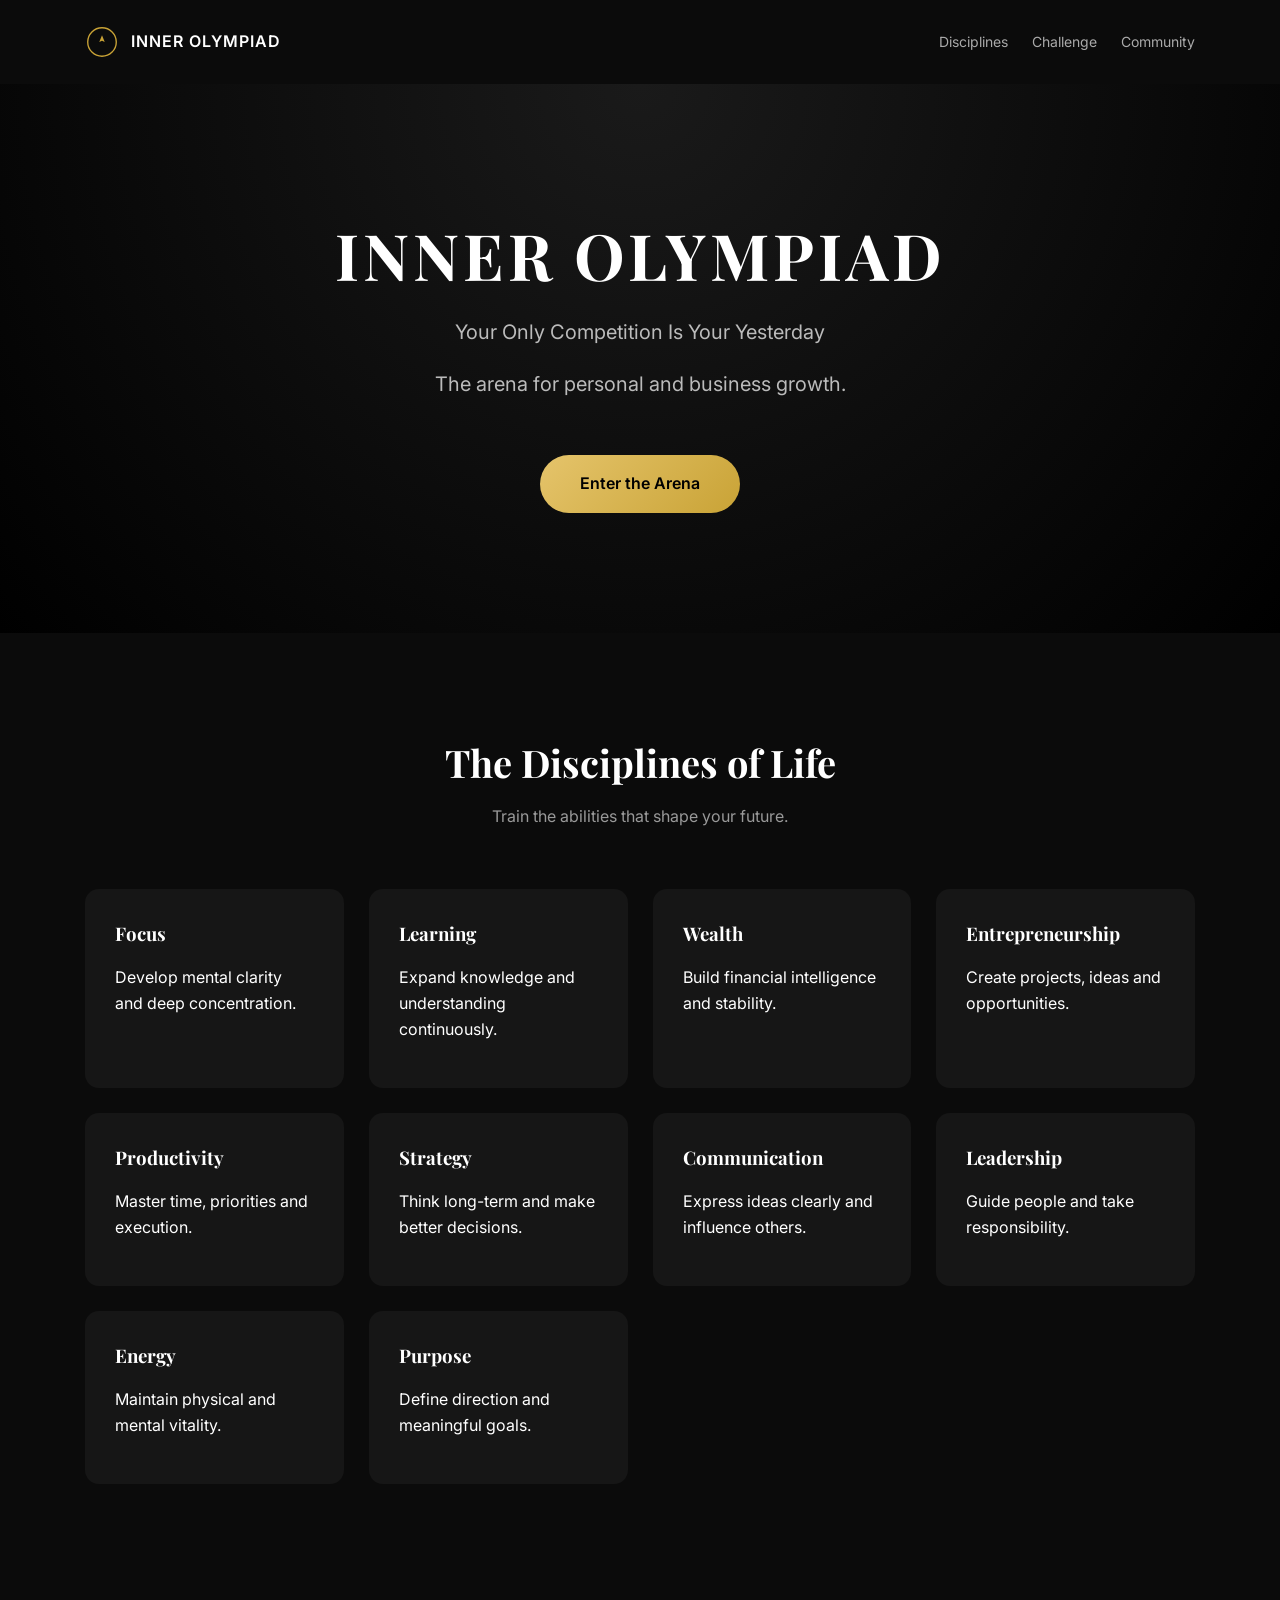
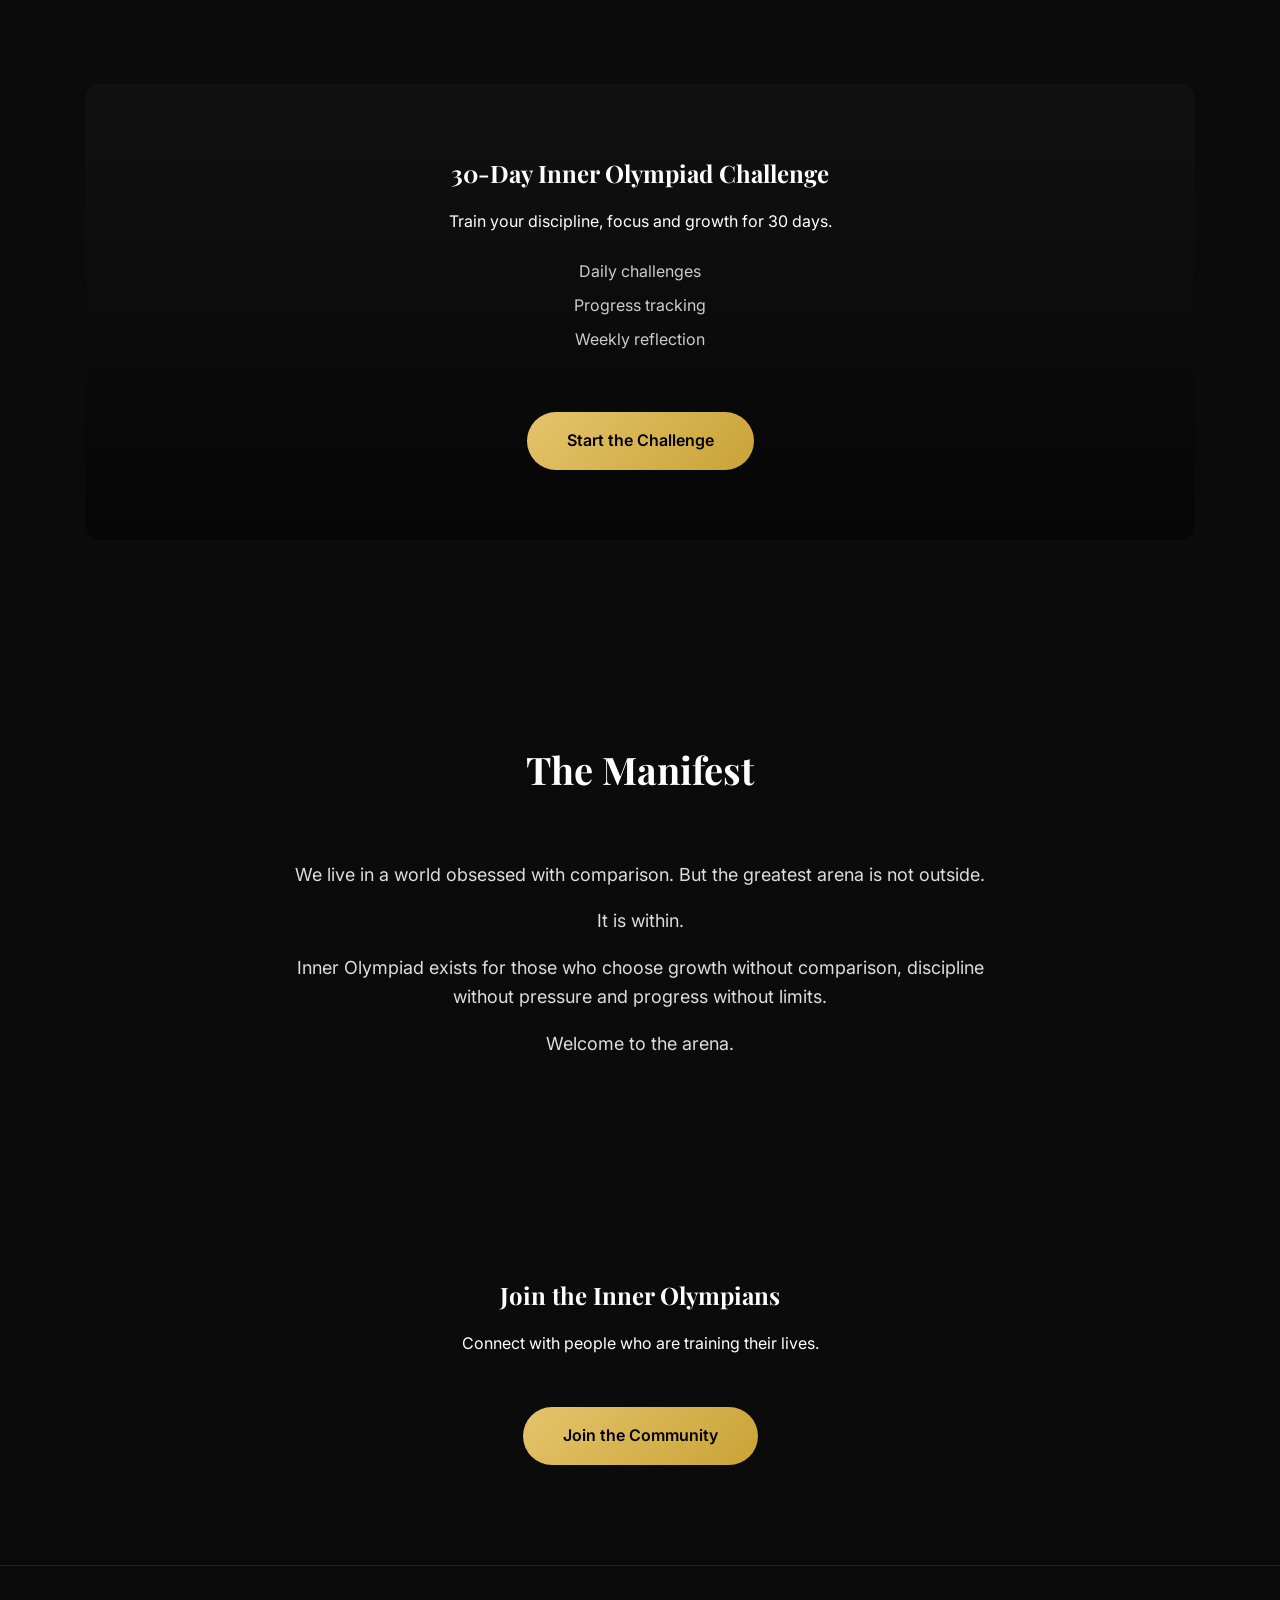
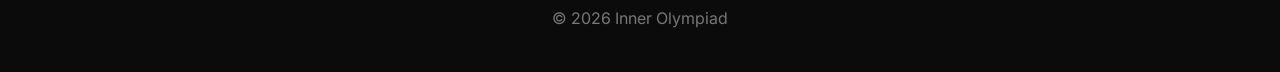
<file: index.html>
<!DOCTYPE html>
<html lang="en">
<head>
<meta charset="UTF-8">
<meta name="viewport" content="width=device-width, initial-scale=1.0">

<title>Inner Growth</title>

<link href="https://fonts.googleapis.com/css2?family=Playfair+Display:wght@600&family=Inter:wght@300;400;500;600&display=swap" rel="stylesheet">

<style>

*{
box-sizing:border-box;
}

body{
margin:0;
font-family:'Inter', sans-serif;
background:#0b0b0b;
color:white;
line-height:1.6;
}

h1,h2,h3{
font-family:'Playfair Display', serif;
margin:0;
}

.container{
max-width:1150px;
margin:auto;
padding:0 20px;
}

nav{
display:flex;
justify-content:space-between;
align-items:center;
padding:25px 0;
}

.logo{
display:flex;
align-items:center;
gap:12px;
font-weight:600;
letter-spacing:1px;
}

nav a{
color:#aaa;
text-decoration:none;
margin-left:20px;
font-size:14px;
}

nav a:hover{
color:white;
}

.hero{
text-align:center;
padding:120px 0;
background:radial-gradient(circle at top,#1a1a1a,#000);
}

.hero h1{
font-size:64px;
letter-spacing:4px;
}

.hero p{
color:#bbb;
font-size:20px;
margin-top:10px;
}

.button{
display:inline-block;
margin-top:35px;
padding:16px 40px;
background:linear-gradient(135deg,#e5c46b,#c9a336);
color:#000;
font-weight:600;
border-radius:30px;
text-decoration:none;
transition:.3s;
}

.button:hover{
transform:translateY(-3px);
box-shadow:0 12px 25px rgba(0,0,0,0.5);
}

section{
padding:100px 0;
}

.section-title{
text-align:center;
margin-bottom:60px;
}

.section-title h2{
font-size:38px;
}

.section-title p{
color:#999;
margin-top:10px;
}

.grid{
display:grid;
grid-template-columns:repeat(auto-fit,minmax(220px,1fr));
gap:25px;
}

.card{
background:#161616;
padding:30px;
border-radius:14px;
transition:.3s;
}

.card:hover{
transform:translateY(-6px);
background:#1f1f1f;
}

.challenge{
text-align:center;
padding:70px;
background:linear-gradient(180deg,#111,#060606);
border-radius:16px;
}

.challenge ul{
list-style:none;
padding:0;
margin:25px 0;
color:#ccc;
}

.challenge li{
margin:8px 0;
}

.manifest{
max-width:700px;
margin:auto;
text-align:center;
font-size:18px;
color:#ddd;
}

footer{
border-top:1px solid #222;
text-align:center;
padding:40px;
color:#777;
}

svg{
height:34px;
}

</style>
</head>

<body>

<div class="container">

<nav>

<div class="logo">

<svg viewBox="0 0 100 100">
<circle cx="50" cy="50" r="42" stroke="#c9a336" stroke-width="4" fill="none"/>
<path d="M50 30 L58 50 L50 46 L42 50 Z" fill="#c9a336"/>
</svg>

<span>INNER OLYMPIAD</span>

</div>

<div>
<a href="#">Disciplines</a>
<a href="#">Challenge</a>
<a href="#">Community</a>
</div>

</nav>

</div>


<section class="hero">

<div class="container">

<h1>INNER OLYMPIAD</h1>

<p>Your Only Competition Is Your Yesterday</p>

<p>The arena for personal and business growth.</p>

<a href="#" class="button">Enter the Arena</a>

</div>

</section>


<section>

<div class="container">

<div class="section-title">

<h2>The Disciplines of Life</h2>
<p>Train the abilities that shape your future.</p>

</div>

<div class="grid">

<div class="card">
<h3>Focus</h3>
<p>Develop mental clarity and deep concentration.</p>
</div>

<div class="card">
<h3>Learning</h3>
<p>Expand knowledge and understanding continuously.</p>
</div>

<div class="card">
<h3>Wealth</h3>
<p>Build financial intelligence and stability.</p>
</div>

<div class="card">
<h3>Entrepreneurship</h3>
<p>Create projects, ideas and opportunities.</p>
</div>

<div class="card">
<h3>Productivity</h3>
<p>Master time, priorities and execution.</p>
</div>

<div class="card">
<h3>Strategy</h3>
<p>Think long-term and make better decisions.</p>
</div>

<div class="card">
<h3>Communication</h3>
<p>Express ideas clearly and influence others.</p>
</div>

<div class="card">
<h3>Leadership</h3>
<p>Guide people and take responsibility.</p>
</div>

<div class="card">
<h3>Energy</h3>
<p>Maintain physical and mental vitality.</p>
</div>

<div class="card">
<h3>Purpose</h3>
<p>Define direction and meaningful goals.</p>
</div>

</div>

</div>

</section>


<section>

<div class="container">

<div class="challenge">

<h2>30-Day Inner Olympiad Challenge</h2>

<p>Train your discipline, focus and growth for 30 days.</p>

<ul>
<li>Daily challenges</li>
<li>Progress tracking</li>
<li>Weekly reflection</li>
</ul>

<a href="#" class="button">Start the Challenge</a>

</div>

</div>

</section>


<section>

<div class="container">

<div class="section-title">
<h2>The Manifest</h2>
</div>

<div class="manifest">

<p>
We live in a world obsessed with comparison.
But the greatest arena is not outside.
</p>

<p>
It is within.
</p>

<p>
Inner Olympiad exists for those who choose growth without comparison,
discipline without pressure and progress without limits.
</p>

<p>
Welcome to the arena.
</p>

</div>

</div>

</section>


<section>

<div class="container" style="text-align:center">

<h2>Join the Inner Olympians</h2>

<p>Connect with people who are training their lives.</p>

<a href="#" class="button">Join the Community</a>

</div>

</section>


<footer>
© 2026 Inner Olympiad
</footer>


</body>
</html>
</file>
